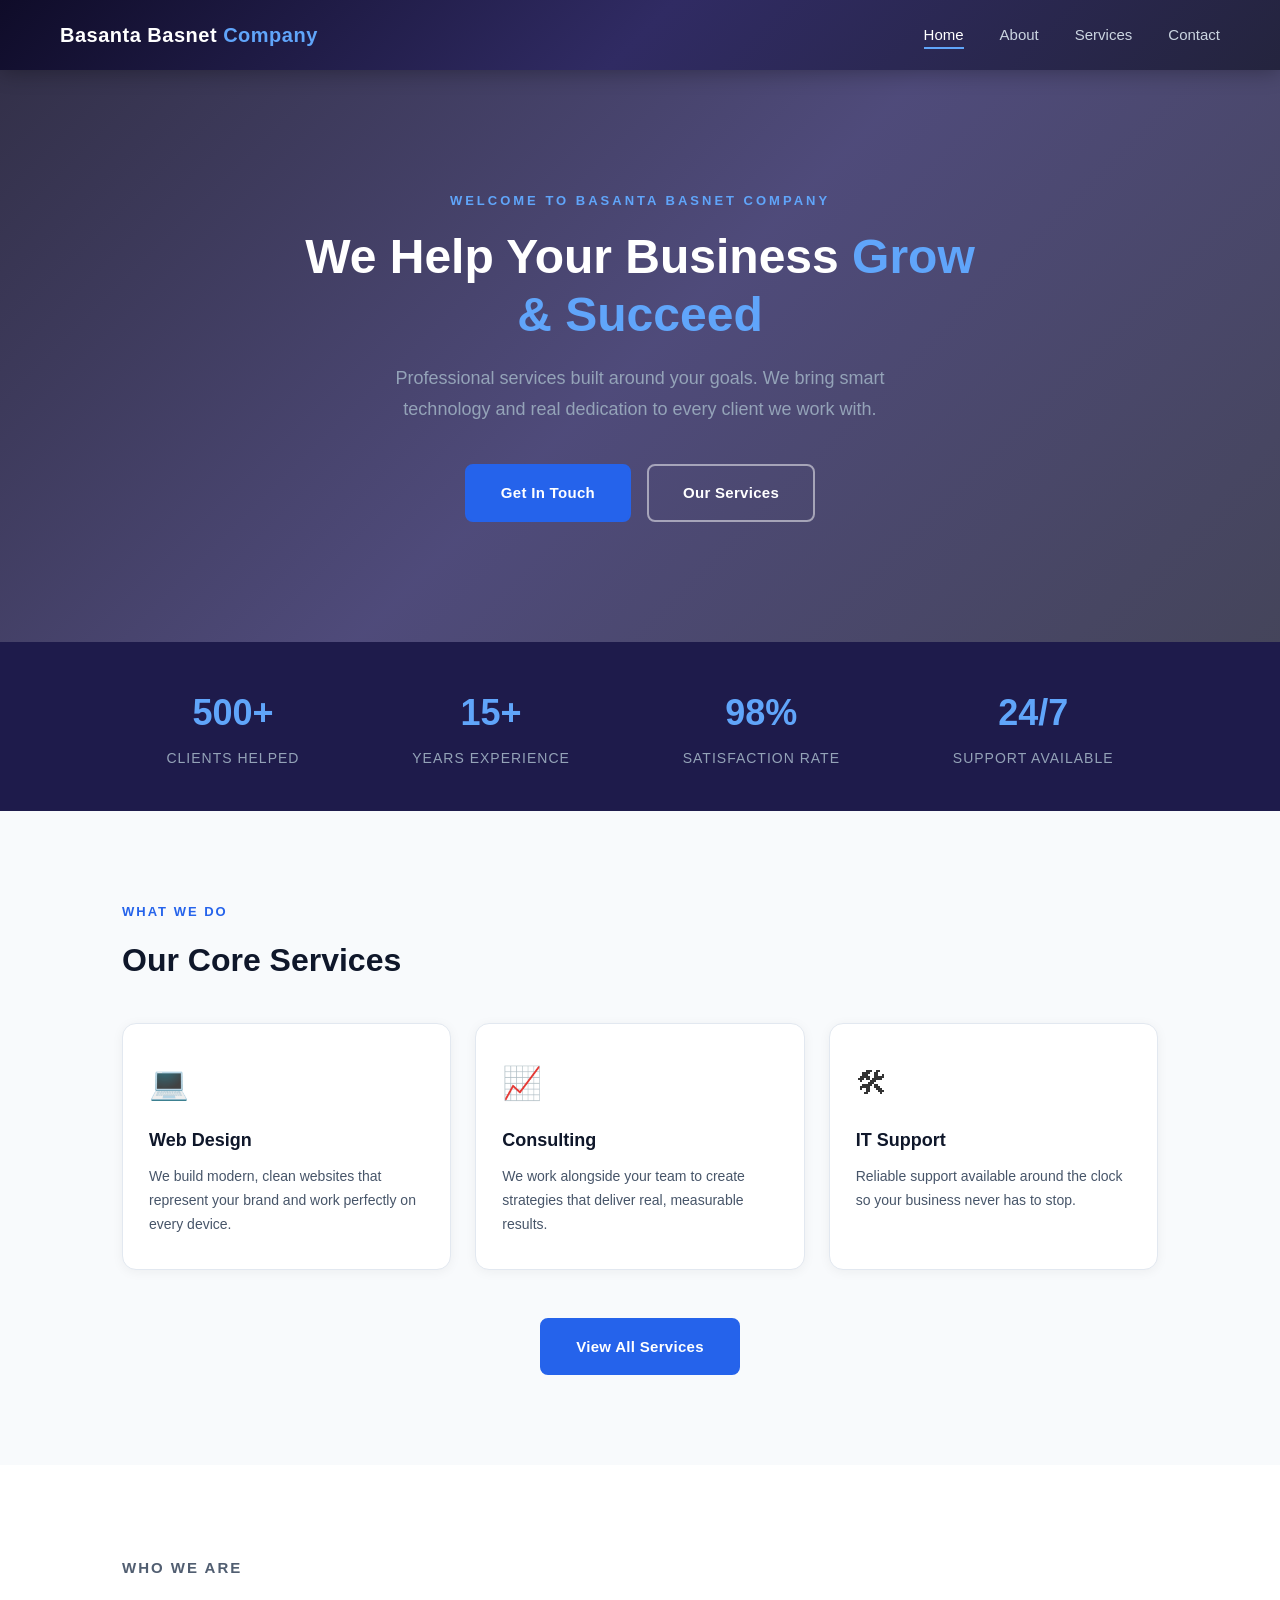
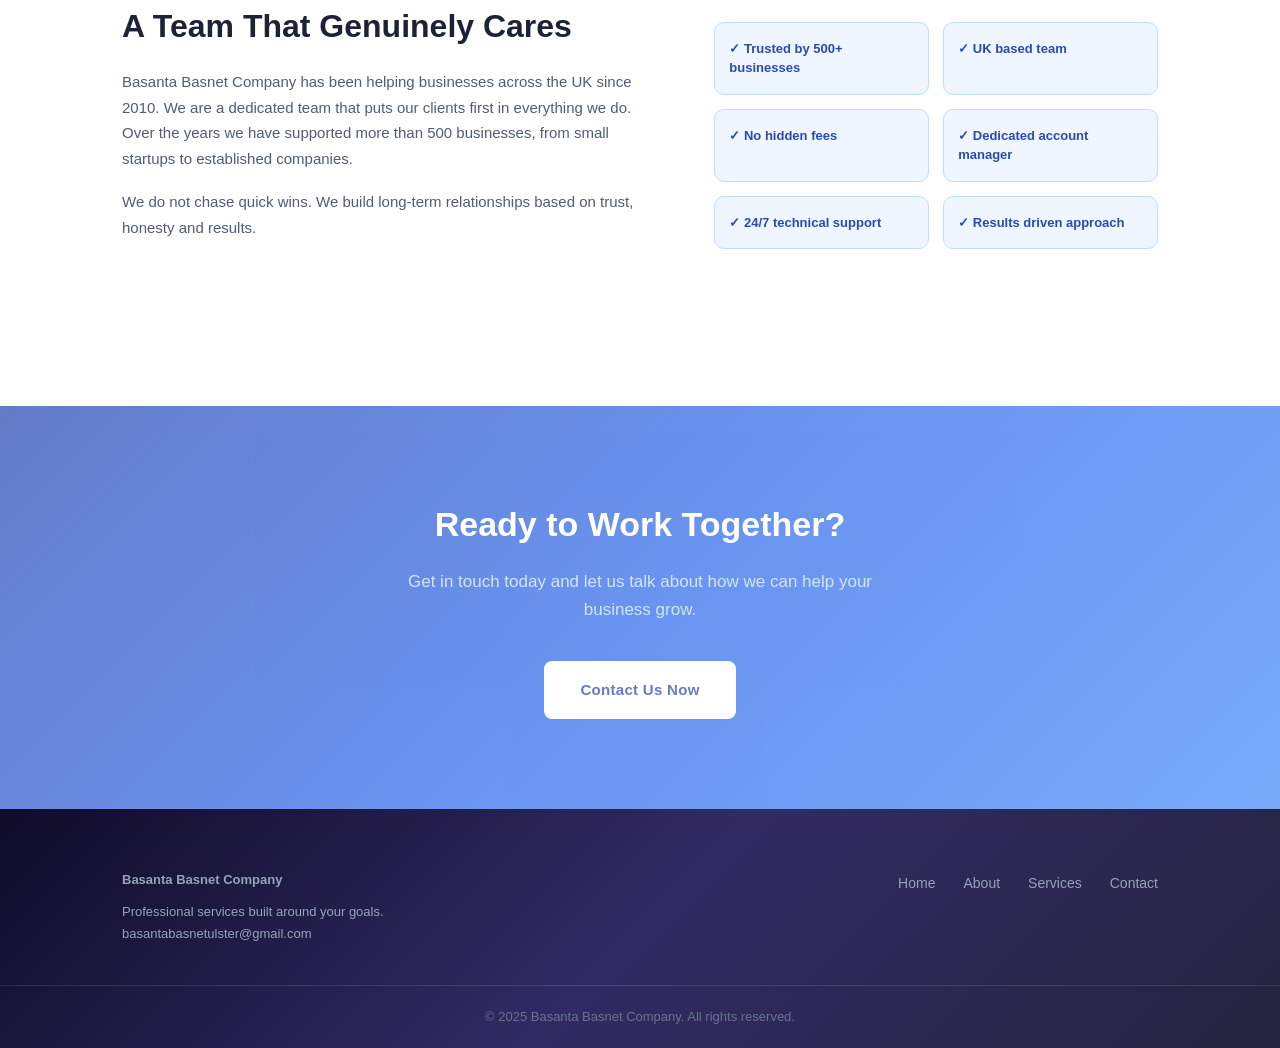
<file: index.html>
<head>
  <meta charset="UTF-8">
  <meta name="viewport" content="width=device-width, initial-scale=1.0">
  <link rel="icon" type="image/png" href="images/favicon-32x32.png">
  <title>Basanta Basnet Company - Home</title>
  <link rel="stylesheet" href="style.css">
</head>

<!DOCTYPE html>
<html lang="en">
<head>
  <meta charset="UTF-8">
  <meta name="viewport" content="width=device-width, initial-scale=1.0">
  <title>Basanta Basnet Company - Home</title>
  <link rel="stylesheet" href="style.css">
</head>
<body>

  <a href="#main-content" class="skip-link">Skip to main content</a>

  <nav aria-label="Main navigation">
    <div class="nav-logo">Basanta Basnet <span>Company</span></div>
    <button class="nav-toggle" aria-label="Toggle navigation menu">&#9776;</button>
    <ul class="nav-links">
      <li><a href="index.html" aria-current="page">Home</a></li>
      <li><a href="about.html">About</a></li>
      <li><a href="services.html">Services</a></li>
      <li><a href="contact.html">Contact</a></li>
    </ul>
  </nav>

  <main id="main-content">

    <section class="hero">
      <div class="hero-content">
        <p class="hero-tag">Welcome to Basanta Basnet Company</p>
        <h1>We Help Your Business <span>Grow &amp; Succeed</span></h1>
        <p class="hero-sub">Professional services built around your goals. We bring smart technology and real dedication to every client we work with.</p>
        <div class="hero-buttons">
          <a href="contact.html" class="btn">Get In Touch</a>
          <a href="services.html" class="btn btn-outline">Our Services</a>
        </div>
      </div>
    </section>

    <section class="stats-bar">
      <div class="section-inner stats-grid">
        <div class="stat">
          <h3>500+</h3>
          <p>Clients Helped</p>
        </div>
        <div class="stat">
          <h3>15+</h3>
          <p>Years Experience</p>
        </div>
        <div class="stat">
          <h3>98%</h3>
          <p>Satisfaction Rate</p>
        </div>
        <div class="stat">
          <h3>24/7</h3>
          <p>Support Available</p>
        </div>
      </div>
    </section>

    <section class="services-preview">
      <div class="section-inner">
        <p class="section-tag">What We Do</p>
        <h2>Our Core Services</h2>
        <div class="cards">
          <div class="card">
            <div class="card-icon">&#128187;</div>
            <h3>Web Design</h3>
            <p>We build modern, clean websites that represent your brand and work perfectly on every device.</p>
          </div>
          <div class="card">
            <div class="card-icon">&#128200;</div>
            <h3>Consulting</h3>
            <p>We work alongside your team to create strategies that deliver real, measurable results.</p>
          </div>
          <div class="card">
            <div class="card-icon">&#128736;</div>
            <h3>IT Support</h3>
            <p>Reliable support available around the clock so your business never has to stop.</p>
          </div>
        </div>
        <div class="center-btn">
          <a href="services.html" class="btn">View All Services</a>
        </div>
      </div>
    </section>

    <section class="about-preview">
      <div class="section-inner about-grid">
        <div class="about-text">
          <p class="section-tag">Who We Are</p>
          <h2>A Team That Genuinely Cares</h2>
          <p>Basanta Basnet Company has been helping businesses across the UK since 2010. We are a dedicated team that puts our clients first in everything we do. Over the years we have supported more than 500 businesses, from small startups to established companies.</p>
          <p>We do not chase quick wins. We build long-term relationships based on trust, honesty and results.</p>
          <a href="about.html" class="btn btn-outline">Learn About Us</a>
        </div>
        <div class="about-highlights">
          <div class="highlight-box">
            <h4>&#10003; Trusted by 500+ businesses</h4>
          </div>
          <div class="highlight-box">
            <h4>&#10003; UK based team</h4>
          </div>
          <div class="highlight-box">
            <h4>&#10003; No hidden fees</h4>
          </div>
          <div class="highlight-box">
            <h4>&#10003; Dedicated account manager</h4>
          </div>
          <div class="highlight-box">
            <h4>&#10003; 24/7 technical support</h4>
          </div>
          <div class="highlight-box">
            <h4>&#10003; Results driven approach</h4>
          </div>
        </div>
      </div>
    </section>

    <section class="cta-section">
      <div class="section-inner">
        <h2>Ready to Work Together?</h2>
        <p>Get in touch today and let us talk about how we can help your business grow.</p>
        <a href="contact.html" class="btn">Contact Us Now</a>
      </div>
    </section>

  </main>

  <footer>
    <div class="footer-inner">
      <div class="footer-brand">
        <p class="footer-logo">Basanta Basnet Company</p>
        <p>Professional services built around your goals.</p>
        <p>basantabasnetulster@gmail.com</p>
      </div>
      <ul class="footer-links">
        <li><a href="index.html">Home</a></li>
        <li><a href="about.html">About</a></li>
        <li><a href="services.html">Services</a></li>
        <li><a href="contact.html">Contact</a></li>
      </ul>
    </div>
    <div class="footer-bottom">
      <p>&copy; 2025 Basanta Basnet Company. All rights reserved.</p>
    </div>
  </footer>

  <script src="https://code.jquery.com/jquery-3.7.1.min.js"></script>
  <script src="script.js"></script>
</body>
</html>
</file>
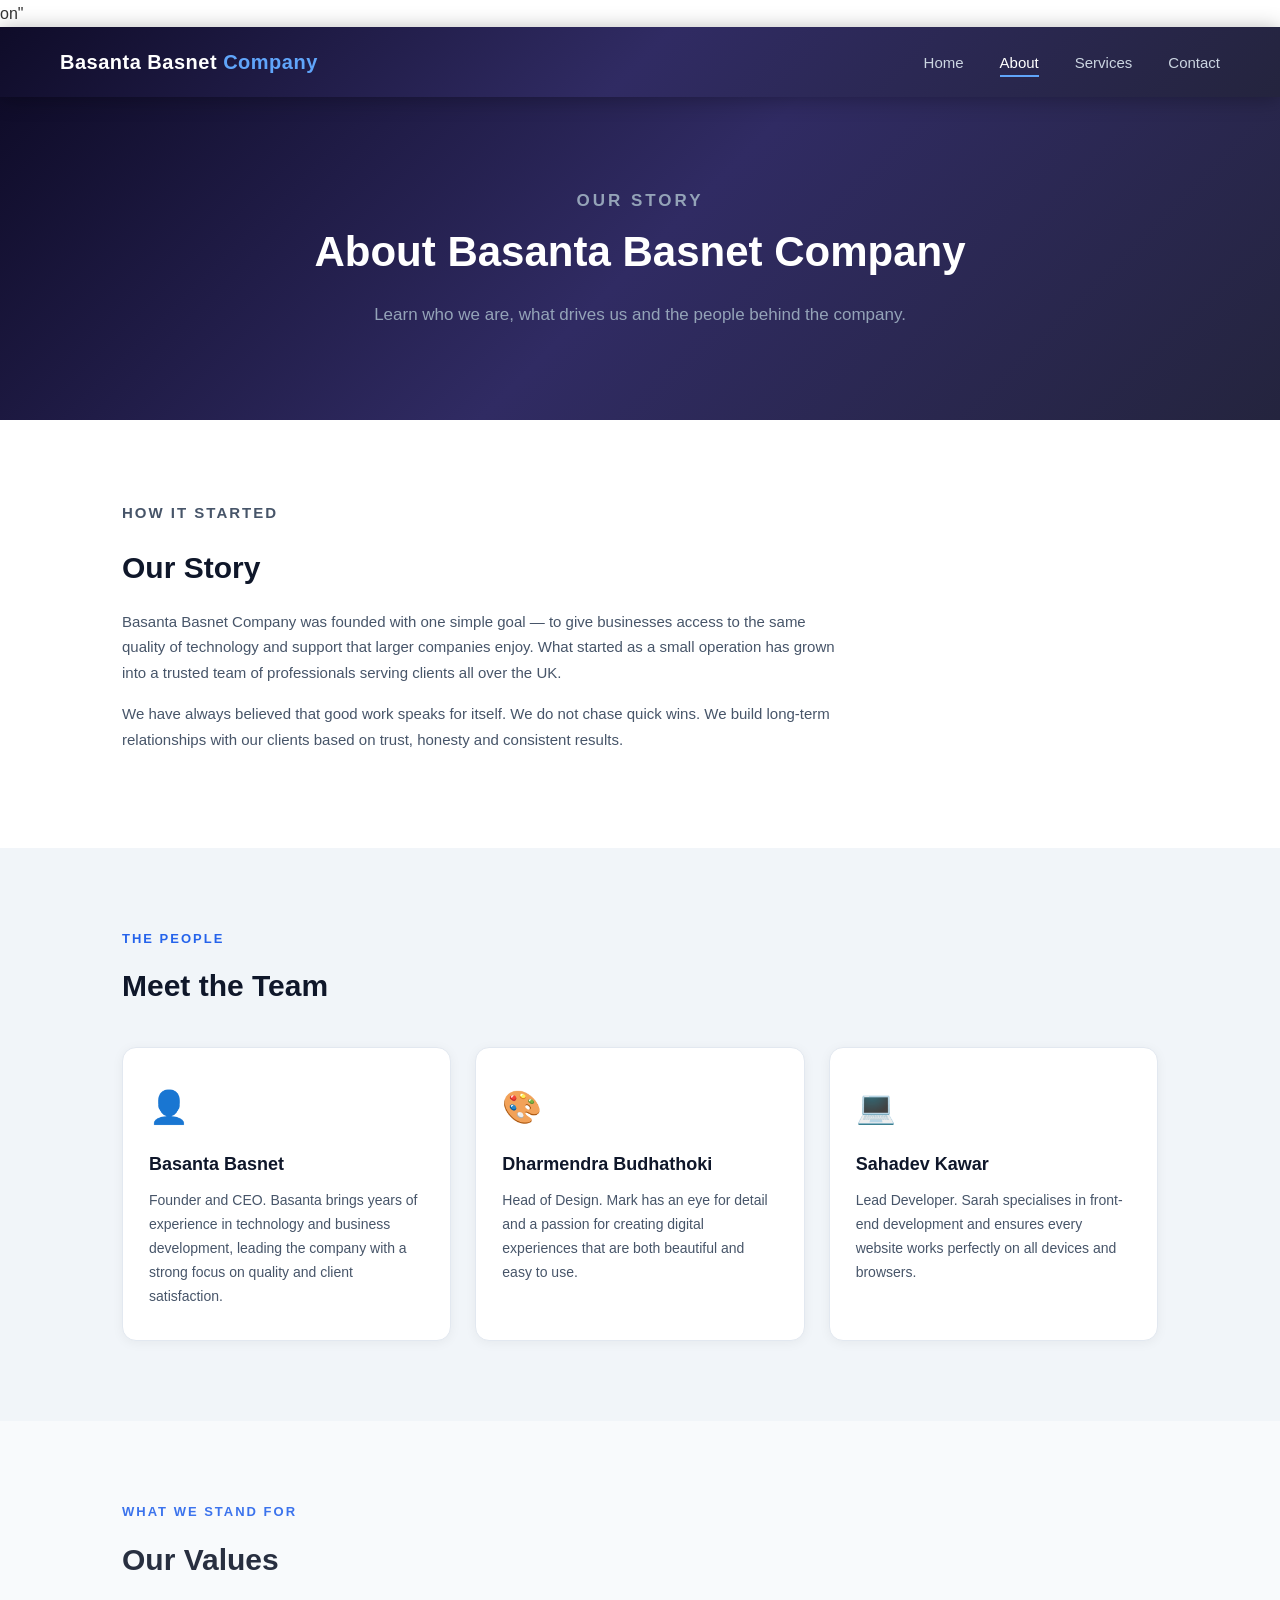
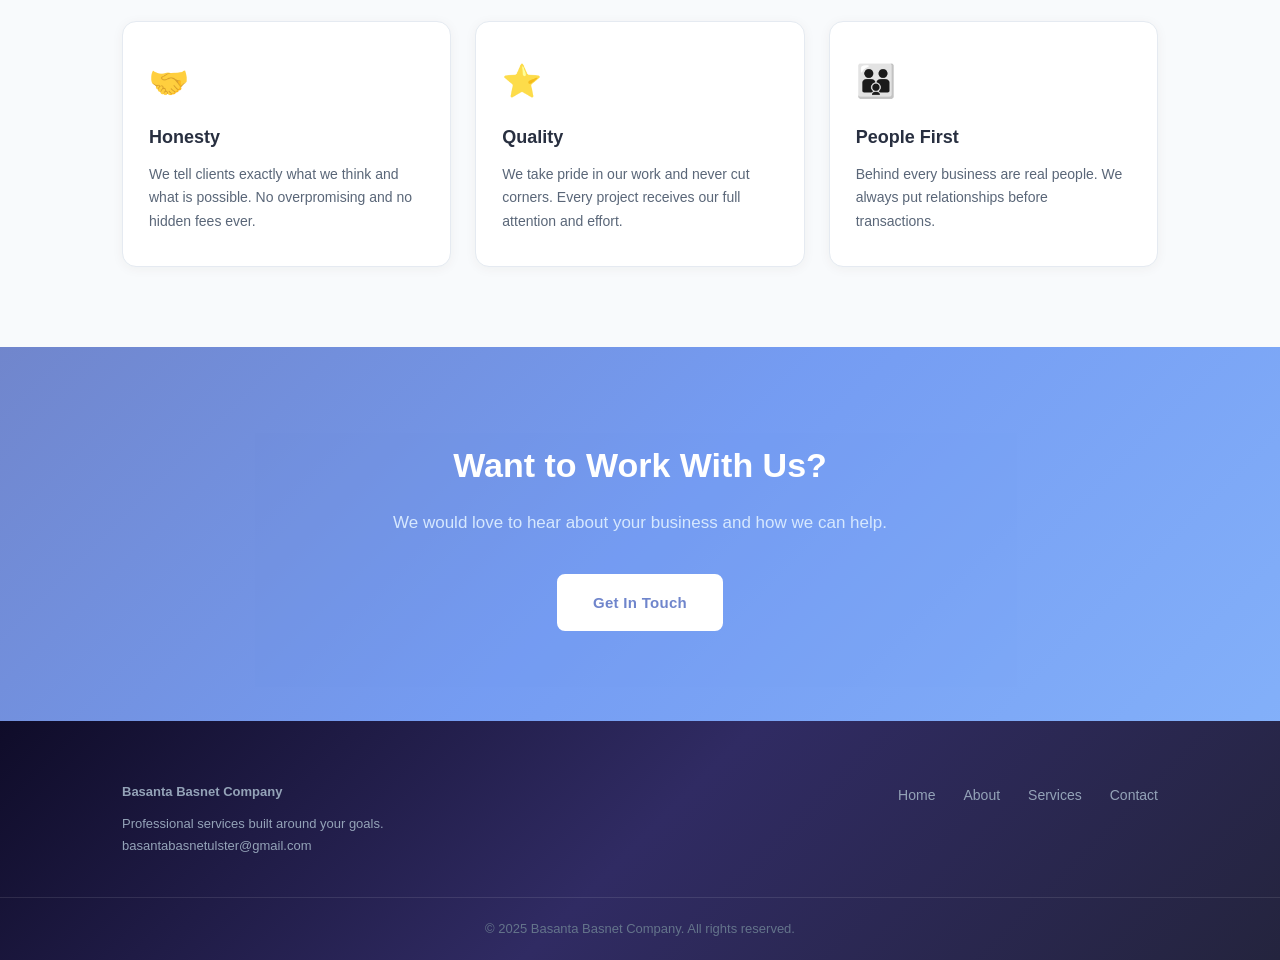
<file: about.html>
<head>
  <meta charset="UTF-8">
  <meta name="viewport" content="width=device-width, initial-scale=1.0">
  on"
  <link rel="icon" type="image/png" href="images/favicon-32x32.png">
  <title>Basanta Basnet Company - Home</title>
  <link rel="stylesheet" href="style.css">
</head>

<!DOCTYPE html>
<html lang="en">
<head>
  <meta charset="UTF-8">
  <meta name="viewport" content="width=device-width, initial-scale=1.0">
  <title>Basanta Basnet Company - About</title>
  <link rel="stylesheet" href="style.css">
</head>


  <nav aria-label="Main navigation">
    <div class="nav-logo">Basanta Basnet <span>Company</span></div>
    <button class="nav-toggle" aria-label="Toggle navigation menu">&#9776;</button>
    <ul class="nav-links">
      <li><a href="index.html">Home</a></li>
      <li><a href="about.html" aria-current="page">About</a></li>
      <li><a href="services.html">Services</a></li>
      <li><a href="contact.html">Contact</a></li>
    </ul>
  </nav>

  <main id="main-content">

    <section class="page-header">
      <div class="section-inner">
        <p class="hero-tag">Our Story</p>
        <h1>About Basanta Basnet Company</h1>
        <p>Learn who we are, what drives us and the people behind the company.</p>
      </div>
    </section>

    <section class="about-section">
      <div class="section-inner">
        <p class="section-tag">How It Started</p>
        <h2>Our Story</h2>
        <p>Basanta Basnet Company was founded with one simple goal — to give businesses access to the same quality of technology and support that larger companies enjoy. What started as a small operation has grown into a trusted team of professionals serving clients all over the UK.</p>
        <p>We have always believed that good work speaks for itself. We do not chase quick wins. We build long-term relationships with our clients based on trust, honesty and consistent results.</p>
      </div>
    </section>

    <section class="team-section">
      <div class="section-inner">
        <p class="section-tag">The People</p>
        <h2>Meet the Team</h2>
        <div class="cards">
          <div class="card">
            <div class="card-icon">&#128100;</div>
            <h3>Basanta Basnet</h3>
            <p>Founder and CEO. Basanta brings years of experience in technology and business development, leading the company with a strong focus on quality and client satisfaction.</p>
          </div>
          <div class="card">
            <div class="card-icon">&#127912;</div>
            <h3>Dharmendra Budhathoki</h3>
            <p>Head of Design. Mark has an eye for detail and a passion for creating digital experiences that are both beautiful and easy to use.</p>
          </div>
          <div class="card">
            <div class="card-icon">&#128187;</div>
            <h3>Sahadev Kawar</h3>
            <p>Lead Developer. Sarah specialises in front-end development and ensures every website works perfectly on all devices and browsers.</p>
          </div>
        </div>
      </div>
    </section>

    <section class="values-section">
      <div class="section-inner">
        <p class="section-tag">What We Stand For</p>
        <h2>Our Values</h2>
        <div class="cards">
          <div class="card">
            <div class="card-icon">&#129309;</div>
            <h3>Honesty</h3>
            <p>We tell clients exactly what we think and what is possible. No overpromising and no hidden fees ever.</p>
          </div>
          <div class="card">
            <div class="card-icon">&#11088;</div>
            <h3>Quality</h3>
            <p>We take pride in our work and never cut corners. Every project receives our full attention and effort.</p>
          </div>
          <div class="card">
            <div class="card-icon">&#128106;</div>
            <h3>People First</h3>
            <p>Behind every business are real people. We always put relationships before transactions.</p>
          </div>
        </div>
      </div>
    </section>

    <section class="cta-section">
      <div class="section-inner">
        <h2>Want to Work With Us?</h2>
        <p>We would love to hear about your business and how we can help.</p>
        <a href="contact.html" class="btn">Get In Touch</a>
      </div>
    </section>

  </main>

  <footer>
    <div class="footer-inner">
      <div class="footer-brand">
        <p class="footer-logo">Basanta Basnet Company</p>
        <p>Professional services built around your goals.</p>
        <p>basantabasnetulster@gmail.com</p>
      </div>
      <ul class="footer-links">
        <li><a href="index.html">Home</a></li>
        <li><a href="about.html">About</a></li>
        <li><a href="services.html">Services</a></li>
        <li><a href="contact.html">Contact</a></li>
      </ul>
    </div>
    <div class="footer-bottom">
      <p>&copy; 2025 Basanta Basnet Company. All rights reserved.</p>
    </div>
  </footer>

<script src="https://code.jquery.com/jquery-3.7.1.min.js"></script>
  <script src="script.js"></script>
</body>
</html>
</file>
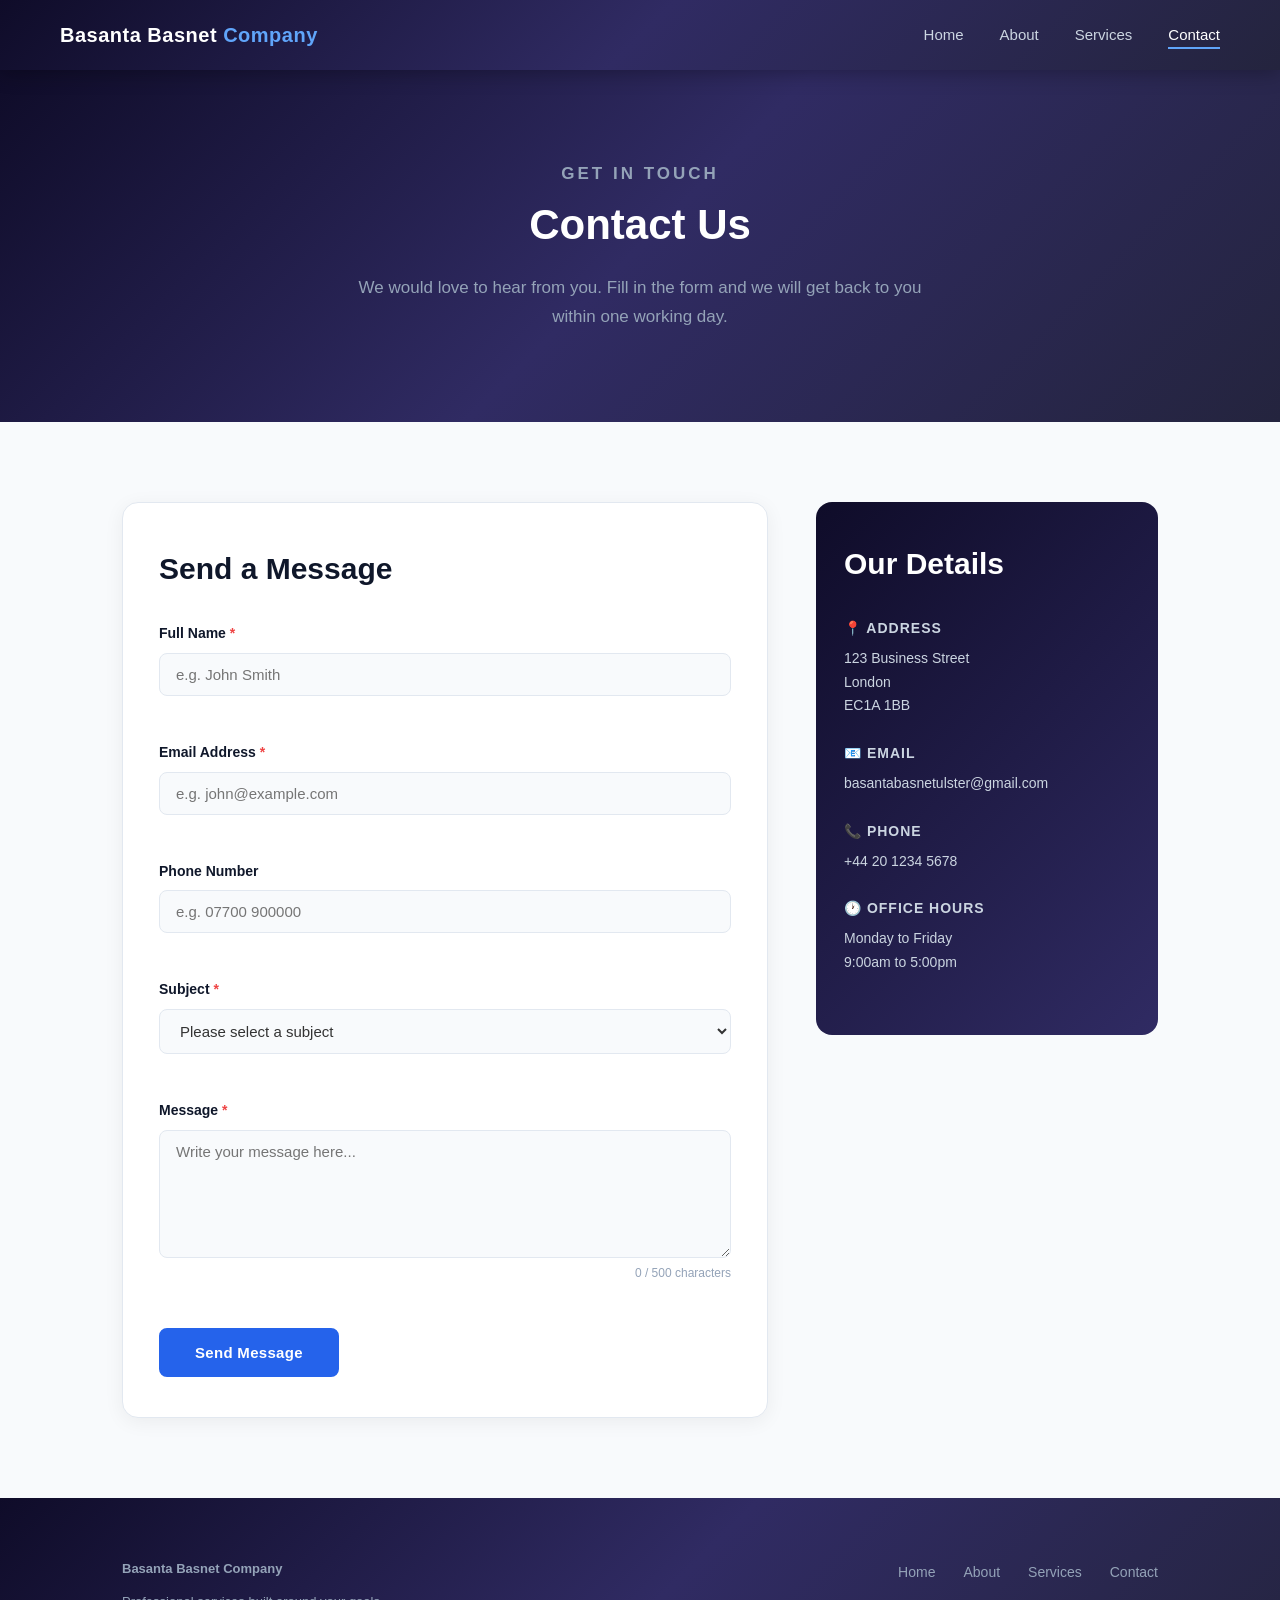
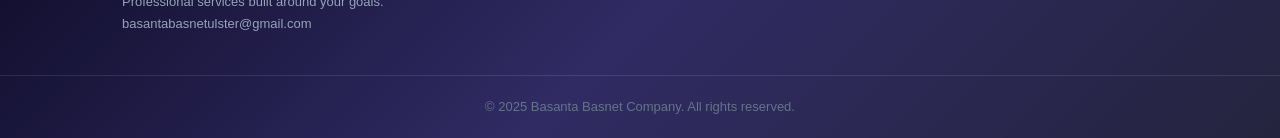
<file: contact.html>
<head>
  <meta charset="UTF-8">
  <meta name="viewport" content="width=device-width, initial-scale=1.0">
  <link rel="icon" type="image/png" href="images/favicon-32x32.png">
  <title>Basanta Basnet Company - Home</title>
  <link rel="stylesheet" href="style.css">
</head>

<!DOCTYPE html>
<html lang="en">
<head>
  <meta charset="UTF-8">
  <meta name="viewport" content="width=device-width, initial-scale=1.0">
  <title>Basanta Basnet Company - Contact</title>
  <link rel="stylesheet" href="style.css">
</head>
<body>

  <a href="#main-content" class="skip-link">Skip to main content</a>

  <nav aria-label="Main navigation">
    <div class="nav-logo">Basanta Basnet <span>Company</span></div>
    <button class="nav-toggle" aria-label="Toggle navigation menu">&#9776;</button>
    <ul class="nav-links">
      <li><a href="index.html">Home</a></li>
      <li><a href="about.html">About</a></li>
      <li><a href="services.html">Services</a></li>
      <li><a href="contact.html" aria-current="page">Contact</a></li>
    </ul>
  </nav>

  <main id="main-content">

    <section class="page-header">
      <div class="section-inner">
        <p class="hero-tag">Get In Touch</p>
        <h1>Contact Us</h1>
        <p>We would love to hear from you. Fill in the form and we will get back to you within one working day.</p>
      </div>
    </section>

    <section class="contact-section">
      <div class="section-inner contact-grid">

        <div class="contact-form-wrapper">
          <h2>Send a Message</h2>

          <form id="contact-form" novalidate>

            <div class="form-group">
              <label for="name">Full Name <span aria-hidden="true">*</span></label>
              <input
                type="text"
                id="name"
                name="name"
                placeholder="e.g. John Smith"
                required
                aria-required="true"
                aria-describedby="name-error"
              >
              <span class="error-msg" id="name-error" role="alert"></span>
            </div>

            <div class="form-group">
              <label for="email">Email Address <span aria-hidden="true">*</span></label>
              <input
                type="email"
                id="email"
                name="email"
                placeholder="e.g. john@example.com"
                required
                aria-required="true"
                aria-describedby="email-error"
              >
              <span class="error-msg" id="email-error" role="alert"></span>
            </div>

            <div class="form-group">
              <label for="phone">Phone Number</label>
              <input
                type="tel"
                id="phone"
                name="phone"
                placeholder="e.g. 07700 900000"
                aria-describedby="phone-error"
              >
              <span class="error-msg" id="phone-error" role="alert"></span>
            </div>

            <div class="form-group">
              <label for="subject">Subject <span aria-hidden="true">*</span></label>
              <select
                id="subject"
                name="subject"
                required
                aria-required="true"
                aria-describedby="subject-error"
              >
                <option value="">Please select a subject</option>
                <option value="web-design">Web Design</option>
                <option value="web-development">Web Development</option>
                <option value="consulting">Business Consulting</option>
                <option value="support">IT Support</option>
                <option value="training">Staff Training</option>
                <option value="other">Other</option>
              </select>
              <span class="error-msg" id="subject-error" role="alert"></span>
            </div>

            <div class="form-group">
              <label for="message">Message <span aria-hidden="true">*</span></label>
              <textarea
                id="message"
                name="message"
                placeholder="Write your message here..."
                rows="6"
                required
                aria-required="true"
                aria-describedby="message-error"
                maxlength="500"
              ></textarea>
              <span class="char-count" id="char-count">0 / 500 characters</span>
              <span class="error-msg" id="message-error" role="alert"></span>
            </div>

            <button type="submit" class="btn">Send Message</button>

          </form>

          <div id="form-success" class="success-msg" style="display:none;" role="alert">
            <p>Thank you for your message! We will be in touch within one working day.</p>
          </div>

        </div>

        <div class="contact-info">
          <h2>Our Details</h2>

          <div class="info-block">
            <p class="info-label">&#128205; Address</p>
            <p>123 Business Street<br>London<br>EC1A 1BB</p>
          </div>

          <div class="info-block">
            <p class="info-label">&#128231; Email</p>
            <p>basantabasnetulster@gmail.com</p>
          </div>

          <div class="info-block">
            <p class="info-label">&#128222; Phone</p>
            <p>+44 20 1234 5678</p>
          </div>

          <div class="info-block">
            <p class="info-label">&#128336; Office Hours</p>
            <p>Monday to Friday<br>9:00am to 5:00pm</p>
          </div>
        </div>

      </div>
    </section>

  </main>

  <footer>
    <div class="footer-inner">
      <div class="footer-brand">
        <p class="footer-logo">Basanta Basnet Company</p>
        <p>Professional services built around your goals.</p>
        <p>basantabasnetulster@gmail.com</p>
      </div>
      <ul class="footer-links">
        <li><a href="index.html">Home</a></li>
        <li><a href="about.html">About</a></li>
        <li><a href="services.html">Services</a></li>
        <li><a href="contact.html">Contact</a></li>
      </ul>
    </div>
    <div class="footer-bottom">
      <p>&copy; 2025 Basanta Basnet Company. All rights reserved.</p>
    </div>
  </footer>

  <script src="https://code.jquery.com/jquery-3.7.1.min.js"></script>
  <script src="script.js"></script>
</body>
</html>
</file>
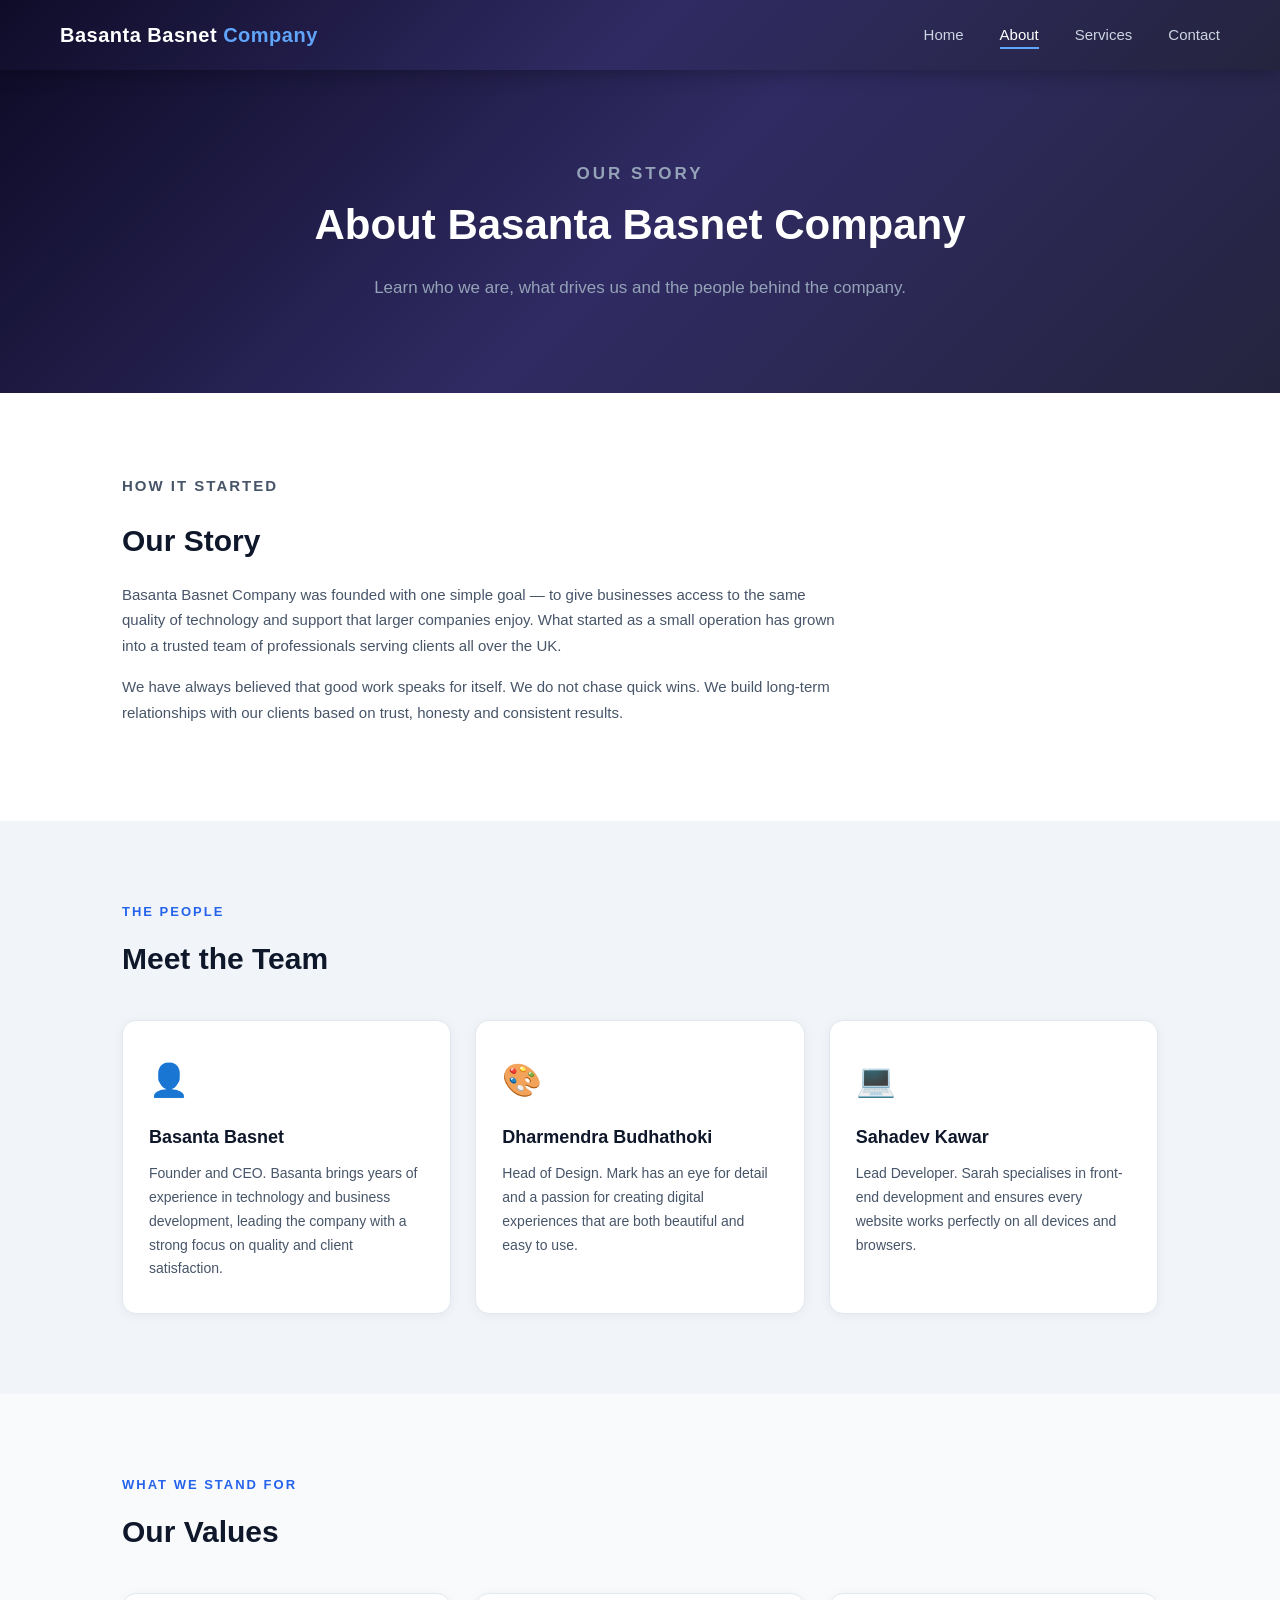
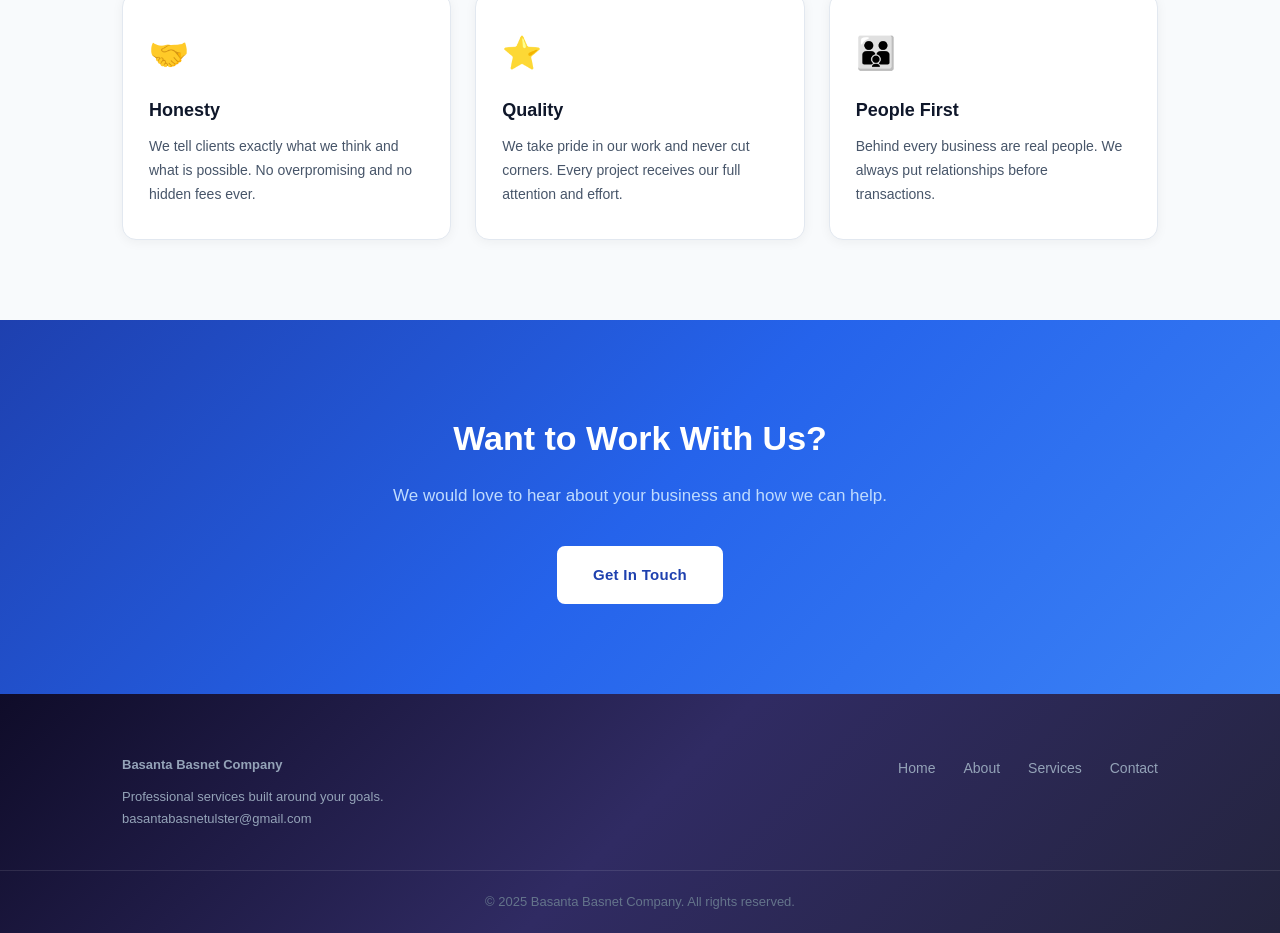
<file: my.html>
<!DOCTYPE html>
<html lang="en">
<head>
  <meta charset="UTF-8">
  <meta name="viewport" content="width=device-width, initial-scale=1.0">
  <title>Basanta Basnet Company - About</title>
  <link rel="stylesheet" href="style.css">
</head>
<body>

  <a href="#main-content" class="skip-link">Skip to main content</a>

  <nav aria-label="Main navigation">
    <div class="nav-logo">Basanta Basnet <span>Company</span></div>
    <button class="nav-toggle" aria-label="Toggle navigation menu">&#9776;</button>
    <ul class="nav-links">
      <li><a href="index.html">Home</a></li>
      <li><a href="about.html" aria-current="page">About</a></li>
      <li><a href="services.html">Services</a></li>
      <li><a href="contact.html">Contact</a></li>
    </ul>
  </nav>

  <main id="main-content">

    <section class="page-header">
      <div class="section-inner">
        <p class="hero-tag">Our Story</p>
        <h1>About Basanta Basnet Company</h1>
        <p>Learn who we are, what drives us and the people behind the company.</p>
      </div>
    </section>

    <section class="about-section">
      <div class="section-inner">
        <p class="section-tag">How It Started</p>
        <h2>Our Story</h2>
        <p>Basanta Basnet Company was founded with one simple goal — to give businesses access to the same quality of technology and support that larger companies enjoy. What started as a small operation has grown into a trusted team of professionals serving clients all over the UK.</p>
        <p>We have always believed that good work speaks for itself. We do not chase quick wins. We build long-term relationships with our clients based on trust, honesty and consistent results.</p>
      </div>
    </section>

    <section class="team-section">
      <div class="section-inner">
        <p class="section-tag">The People</p>
        <h2>Meet the Team</h2>
        <div class="cards">
          <div class="card">
            <div class="card-icon">&#128100;</div>
            <h3>Basanta Basnet</h3>
            <p>Founder and CEO. Basanta brings years of experience in technology and business development, leading the company with a strong focus on quality and client satisfaction.</p>
          </div>
          <div class="card">
            <div class="card-icon">&#127912;</div>
            <h3>Dharmendra Budhathoki</h3>
            <p>Head of Design. Mark has an eye for detail and a passion for creating digital experiences that are both beautiful and easy to use.</p>
          </div>
          <div class="card">
            <div class="card-icon">&#128187;</div>
            <h3>Sahadev Kawar</h3>
            <p>Lead Developer. Sarah specialises in front-end development and ensures every website works perfectly on all devices and browsers.</p>
          </div>
        </div>
      </div>
    </section>

    <section class="values-section">
      <div class="section-inner">
        <p class="section-tag">What We Stand For</p>
        <h2>Our Values</h2>
        <div class="cards">
          <div class="card">
            <div class="card-icon">&#129309;</div>
            <h3>Honesty</h3>
            <p>We tell clients exactly what we think and what is possible. No overpromising and no hidden fees ever.</p>
          </div>
          <div class="card">
            <div class="card-icon">&#11088;</div>
            <h3>Quality</h3>
            <p>We take pride in our work and never cut corners. Every project receives our full attention and effort.</p>
          </div>
          <div class="card">
            <div class="card-icon">&#128106;</div>
            <h3>People First</h3>
            <p>Behind every business are real people. We always put relationships before transactions.</p>
          </div>
        </div>
      </div>
    </section>

    <section class="cta-section">
      <div class="section-inner">
        <h2>Want to Work With Us?</h2>
        <p>We would love to hear about your business and how we can help.</p>
        <a href="contact.html" class="btn">Get In Touch</a>
      </div>
    </section>

  </main>

  <footer>
    <div class="footer-inner">
      <div class="footer-brand">
        <p class="footer-logo">Basanta Basnet Company</p>
        <p>Professional services built around your goals.</p>
        <p>basantabasnetulster@gmail.com</p>
      </div>
      <ul class="footer-links">
        <li><a href="index.html">Home</a></li>
        <li><a href="about.html">About</a></li>
        <li><a href="services.html">Services</a></li>
        <li><a href="contact.html">Contact</a></li>
      </ul>
    </div>
    <div class="footer-bottom">
      <p>&copy; 2025 Basanta Basnet Company. All rights reserved.</p>
    </div>
  </footer>

  <script src="script.js"></script>
</body>
</html>
</file>
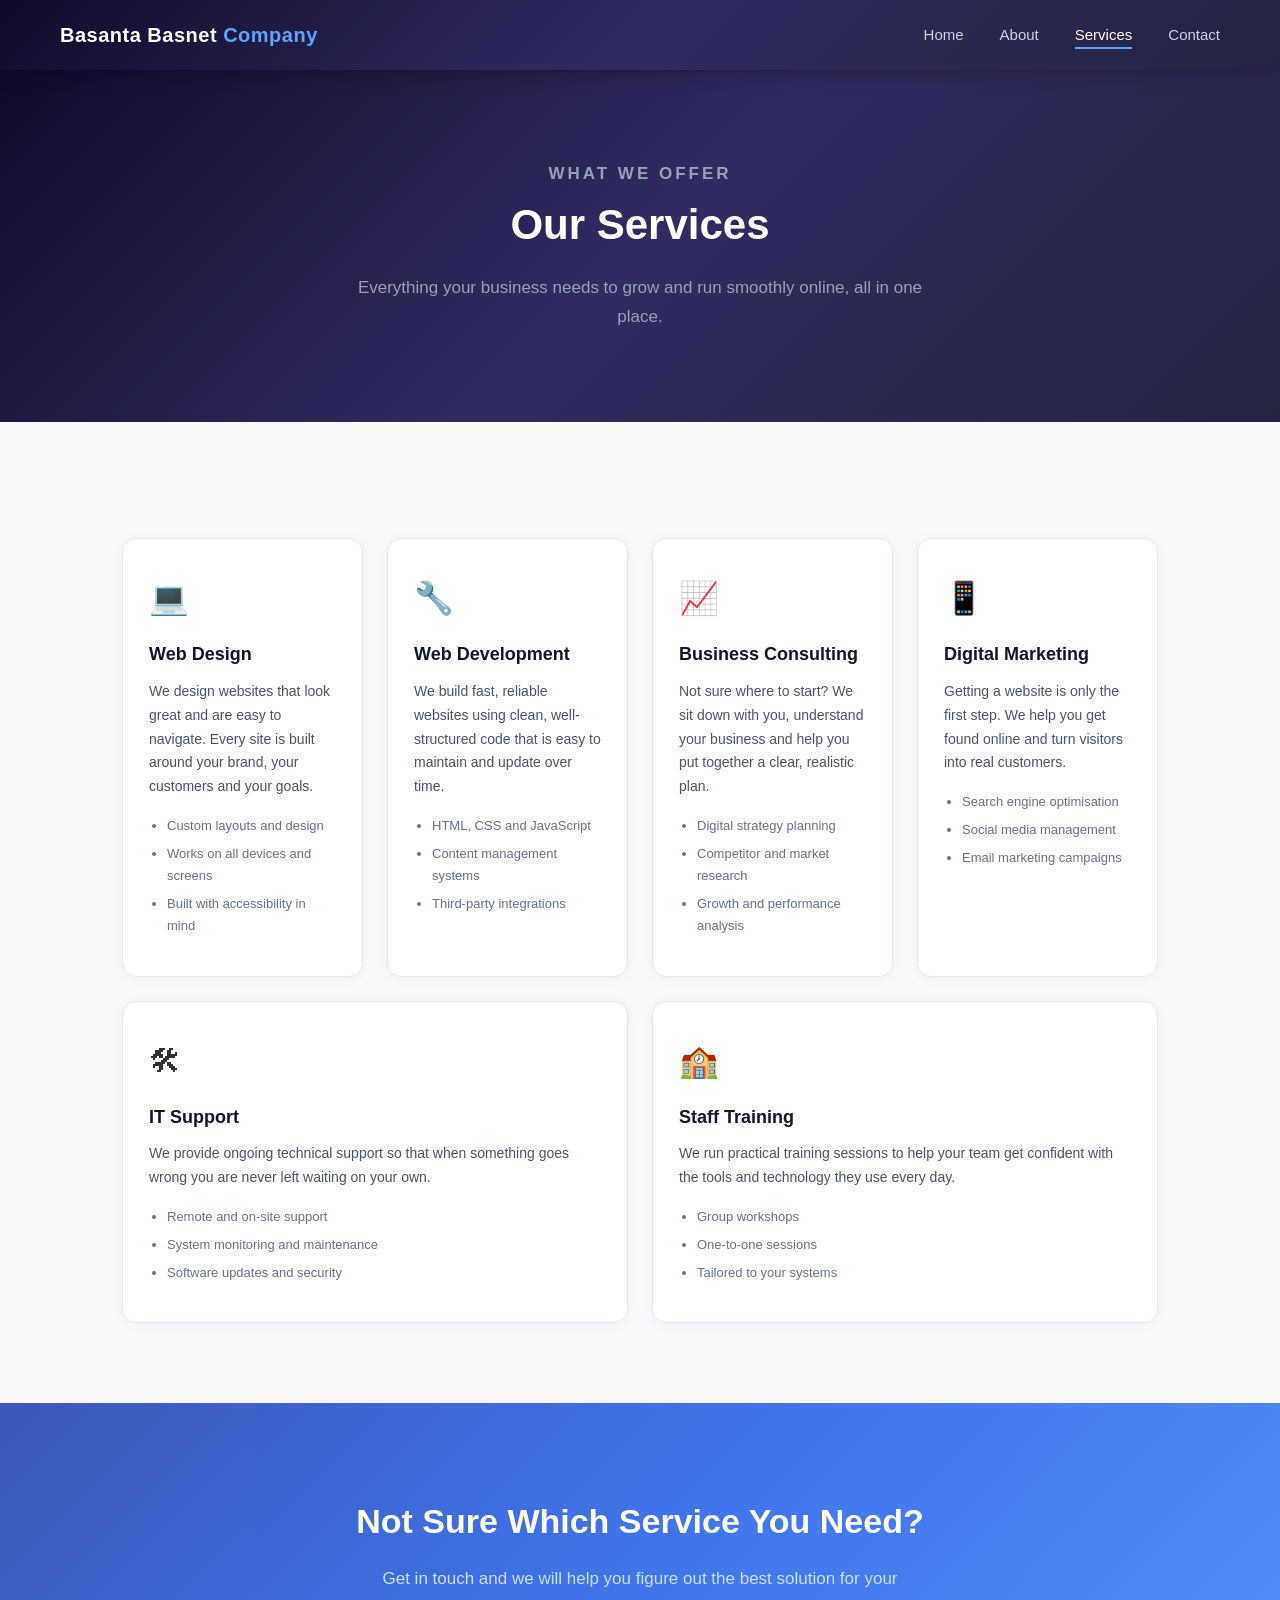
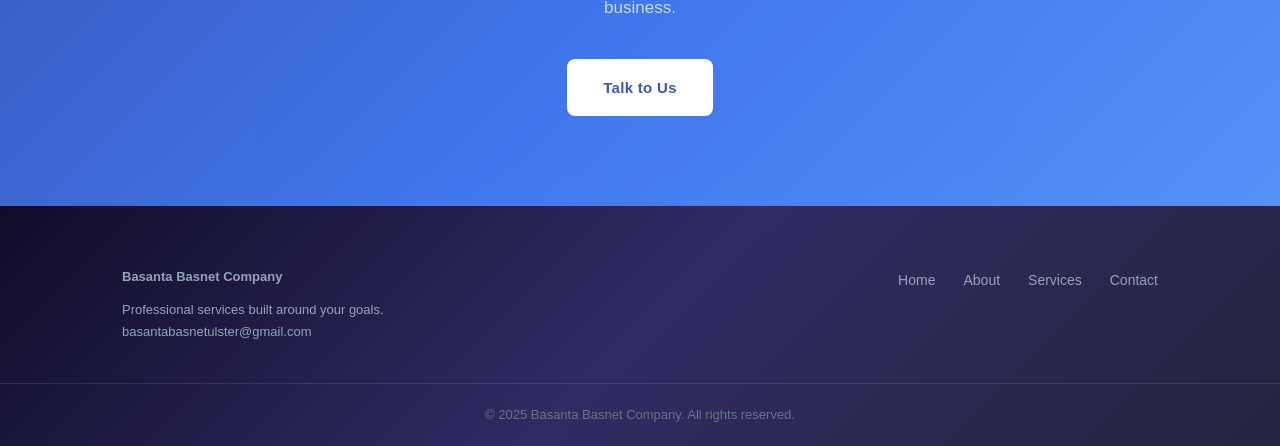
<file: services.html>
<head>
  <meta charset="UTF-8">
  <meta name="viewport" content="width=device-width, initial-scale=1.0">
  <link rel="icon" type="image/png" href="images/favicon-32x32.png">
  <title>Basanta Basnet Company - Home</title>
  <link rel="stylesheet" href="style.css">
</head>

<!DOCTYPE html>
<html lang="en">
<head>
  <meta charset="UTF-8">
  <meta name="viewport" content="width=device-width, initial-scale=1.0">
  <title>Basanta Basnet Company - Services</title>
  <link rel="stylesheet" href="style.css">
</head>
<body>

  <a href="#main-content" class="skip-link">Skip to main content</a>

  <nav aria-label="Main navigation">
    <div class="nav-logo">Basanta Basnet <span>Company</span></div>
    <button class="nav-toggle" aria-label="Toggle navigation menu">&#9776;</button>
    <ul class="nav-links">
      <li><a href="index.html">Home</a></li>
      <li><a href="about.html">About</a></li>
      <li><a href="services.html" aria-current="page">Services</a></li>
      <li><a href="contact.html">Contact</a></li>
    </ul>
  </nav>

  <main id="main-content">

    <section class="page-header">
      <div class="section-inner">
        <p class="hero-tag">What We Offer</p>
        <h1>Our Services</h1>
        <p>Everything your business needs to grow and run smoothly online, all in one place.</p>
      </div>
    </section>

    <section class="services-full">
      <div class="section-inner">
        <div class="cards">

          <div class="card">
            <div class="card-icon">&#128187;</div>
            <h3>Web Design</h3>
            <p>We design websites that look great and are easy to navigate. Every site is built around your brand, your customers and your goals.</p>
            <ul>
              <li>Custom layouts and design</li>
              <li>Works on all devices and screens</li>
              <li>Built with accessibility in mind</li>
            </ul>
          </div>

          <div class="card">
            <div class="card-icon">&#128295;</div>
            <h3>Web Development</h3>
            <p>We build fast, reliable websites using clean, well-structured code that is easy to maintain and update over time.</p>
            <ul>
              <li>HTML, CSS and JavaScript</li>
              <li>Content management systems</li>
              <li>Third-party integrations</li>
            </ul>
          </div>

          <div class="card">
            <div class="card-icon">&#128200;</div>
            <h3>Business Consulting</h3>
            <p>Not sure where to start? We sit down with you, understand your business and help you put together a clear, realistic plan.</p>
            <ul>
              <li>Digital strategy planning</li>
              <li>Competitor and market research</li>
              <li>Growth and performance analysis</li>
            </ul>
          </div>

          <div class="card">
            <div class="card-icon">&#128241;</div>
            <h3>Digital Marketing</h3>
            <p>Getting a website is only the first step. We help you get found online and turn visitors into real customers.</p>
            <ul>
              <li>Search engine optimisation</li>
              <li>Social media management</li>
              <li>Email marketing campaigns</li>
            </ul>
          </div>

          <div class="card">
            <div class="card-icon">&#128736;</div>
            <h3>IT Support</h3>
            <p>We provide ongoing technical support so that when something goes wrong you are never left waiting on your own.</p>
            <ul>
              <li>Remote and on-site support</li>
              <li>System monitoring and maintenance</li>
              <li>Software updates and security</li>
            </ul>
          </div>

          <div class="card">
            <div class="card-icon">&#127979;</div>
            <h3>Staff Training</h3>
            <p>We run practical training sessions to help your team get confident with the tools and technology they use every day.</p>
            <ul>
              <li>Group workshops</li>
              <li>One-to-one sessions</li>
              <li>Tailored to your systems</li>
            </ul>
          </div>

        </div>
      </div>
    </section>

    <section class="cta-section">
      <div class="section-inner">
        <h2>Not Sure Which Service You Need?</h2>
        <p>Get in touch and we will help you figure out the best solution for your business.</p>
        <a href="contact.html" class="btn">Talk to Us</a>
      </div>
    </section>

  </main>

  <footer>
    <div class="footer-inner">
      <div class="footer-brand">
        <p class="footer-logo">Basanta Basnet Company</p>
        <p>Professional services built around your goals.</p>
        <p>basantabasnetulster@gmail.com</p>
      </div>
      <ul class="footer-links">
        <li><a href="index.html">Home</a></li>
        <li><a href="about.html">About</a></li>
        <li><a href="services.html">Services</a></li>
        <li><a href="contact.html">Contact</a></li>
      </ul>
    </div>
    <div class="footer-bottom">
      <p>&copy; 2025 Basanta Basnet Company. All rights reserved.</p>
    </div>
  </footer>

  <script src="https://code.jquery.com/jquery-3.7.1.min.js"></script>
  <script src="script.js"></script>
</body>
</html>
</file>
<file: style.css>
* {
  margin: 0;
  padding: 0;
  box-sizing: border-box;
}

body {
  font-family: 'Segoe UI', Arial, sans-serif;
  font-size: 16px;
  color: #333333;
  background-color: #ffffff;
  line-height: 1.7;
}

/* Skip link */
.skip-link {
  position: absolute;
  top: -100px;
  left: 0;
  background: #2563eb;
  color: #ffffff;
  padding: 10px 20px;
  z-index: 9999;
  text-decoration: none;
  border-radius: 0 0 8px 0;
}
.skip-link:focus {
  top: 0;
}

/* Navigation */
nav {
  background: linear-gradient(135deg, #0f0c29, #302b63, #24243e);
  padding: 18px 60px;
  display: flex;
  align-items: center;
  justify-content: space-between;
  position: sticky;
  top: 0;
  z-index: 1000;
  box-shadow: 0 2px 20px rgba(0,0,0,0.3);
}
.nav-logo {
  color: #ffffff;
  font-size: 20px;
  font-weight: 700;
  letter-spacing: 0.5px;
}
.nav-logo span {
  color: #60a5fa;
}
.nav-links {
  list-style: none;
  display: flex;
  gap: 36px;
}
.nav-links a {
  color: #cbd5e1;
  text-decoration: none;
  font-size: 15px;
  font-weight: 500;
  padding-bottom: 4px;
  border-bottom: 2px solid transparent;
  transition: color 0.2s, border-color 0.2s;
}
.nav-links a:hover,
.nav-links a[aria-current="page"] {
  color: #ffffff;
  border-bottom-color: #60a5fa;
}
.nav-toggle {
  display: none;
  background: none;
  border: none;
  color: #ffffff;
  font-size: 26px;
  cursor: pointer;
}

/* Section layout */
.section-inner {
  max-width: 1100px;
  margin: 0 auto;
  padding: 0 32px;
}

/* Section tags */
.section-tag {
  font-size: 13px;
  font-weight: 700;
  text-transform: uppercase;
  letter-spacing: 2px;
  color: #2563eb;
  margin-bottom: 10px;
}

/* Hero */
 .hero {
  background: linear-gradient(135deg, rgba(15,12,41,0.85), rgba(48,43,99,0.85), rgba(36,36,62,0.85)),
              url('images/background.jpg') center center / cover no-repeat;
  color: #ffffff;
  padding: 120px 60px;
  text-align: center;
  position: relative;
  overflow: hidden;
}
.hero-tag {
  font-size: 13px;
  font-weight: 700;
  text-transform: uppercase;
  letter-spacing: 3px;
  color: #60a5fa;
  margin-bottom: 16px;
}
.hero h1 {
  font-size: 48px;
  font-weight: 800;
  line-height: 1.2;
  margin-bottom: 20px;
  max-width: 700px;
  margin-left: auto;
  margin-right: auto;
}
.hero h1 span {
  color: #60a5fa;
}
.hero-sub {
  font-size: 18px;
  color: #94a3b8;
  margin-bottom: 40px;
  max-width: 580px;
  margin-left: auto;
  margin-right: auto;
}
.hero-buttons {
  display: flex;
  gap: 16px;
  justify-content: center;
  flex-wrap: wrap;
}

/* Stats bar */
.stats-bar {
  background-color: #1e1b4b;
  padding: 40px 60px;
}
.stats-grid {
  display: flex;
  justify-content: space-around;
  flex-wrap: wrap;
  gap: 24px;
}
.stat {
  text-align: center;
  color: #ffffff;
}
.stat h3 {
  font-size: 36px;
  font-weight: 800;
  color: #60a5fa;
  margin-bottom: 4px;
}
.stat p {
  font-size: 14px;
  color: #94a3b8;
  text-transform: uppercase;
  letter-spacing: 1px;
}

/* Page header */
.page-header {
  background: linear-gradient(135deg, #0f0c29, #302b63, #24243e);
  color: #ffffff;
  padding: 90px 60px;
  text-align: center;
}
.page-header h1 {
  font-size: 42px;
  font-weight: 800;
  margin-bottom: 14px;
}
.page-header p {
  font-size: 17px;
  color: #94a3b8;
  max-width: 580px;
  margin: 0 auto;
}

/* Buttons */
.btn {
  display: inline-block;
  background-color: #2563eb;
  color: #ffffff;
  padding: 14px 34px;
  border-radius: 8px;
  text-decoration: none;
  font-size: 15px;
  font-weight: 700;
  border: 2px solid #2563eb;
  cursor: pointer;
  transition: all 0.25s;
  letter-spacing: 0.3px;
}
.btn:hover {
  background-color: #1d4ed8;
  border-color: #1d4ed8;
  transform: translateY(-2px);
  box-shadow: 0 6px 20px rgba(37,99,235,0.35);
}
.btn-outline {
  background-color: transparent;
  color: #ffffff;
  border: 2px solid rgba(255,255,255,0.5);
}
.btn-outline:hover {
  background-color: rgba(255,255,255,0.1);
  border-color: #ffffff;
  box-shadow: none;
}
.center-btn {
  text-align: center;
  margin-top: 48px;
}

/* Services preview */
.services-preview {
  padding: 90px 60px;
  background-color: #f8fafc;
}
.services-preview h2 {
  font-size: 32px;
  color: #0f172a;
  margin-bottom: 4px;
}

/* About preview */
.about-preview {
  padding: 90px 60px;
  background-color: #ffffff;
}
.about-grid {
  display: flex;
  gap: 60px;
  align-items: center;
  flex-wrap: wrap;
}
.about-text {
  flex: 1.2;
  min-width: 280px;
}
.about-text h2 {
  font-size: 32px;
  color: #0f172a;
  margin-bottom: 16px;
}
.about-text p {
  color: #475569;
  margin-bottom: 18px;
  font-size: 15px;
}
.about-highlights {
  flex: 1;
  min-width: 240px;
  display: grid;
  grid-template-columns: 1fr 1fr;
  gap: 14px;
}
.highlight-box {
  background: #eff6ff;
  border: 1px solid #bfdbfe;
  border-radius: 10px;
  padding: 16px 14px;
}
.highlight-box h4 {
  font-size: 13px;
  font-weight: 600;
  color: #1e40af;
  line-height: 1.5;
}

/* Sections */
.about-section,
.values-section {
  padding: 80px 60px;
}
.about-section {
  background-color: #ffffff;
}
.values-section {
  background-color: #f8fafc;
}
.team-section {
  padding: 80px 60px;
  background-color: #f1f5f9;
}
.services-full {
  padding: 80px 60px;
  background-color: #f8fafc;
}

h2 {
  font-size: 30px;
  font-weight: 700;
  color: #0f172a;
  margin-bottom: 16px;
}
.about-section p {
  color: #475569;
  font-size: 15px;
  max-width: 720px;
  margin-bottom: 16px;
}

/* Cards */
.cards {
  display: flex;
  gap: 24px;
  flex-wrap: wrap;
  margin-top: 36px;
}
.card {
  background-color: #ffffff;
  border: 1px solid #e2e8f0;
  border-radius: 14px;
  padding: 32px 26px;
  flex: 1;
  min-width: 240px;
  box-shadow: 0 2px 12px rgba(0,0,0,0.05);
  transition: transform 0.25s, box-shadow 0.25s;
}
.card:hover {
  transform: translateY(-6px);
  box-shadow: 0 12px 32px rgba(0,0,0,0.1);
}
.card-icon {
  font-size: 32px;
  margin-bottom: 14px;
}
.card h3 {
  font-size: 18px;
  font-weight: 700;
  margin-bottom: 10px;
  color: #0f172a;
}
.card p {
  font-size: 14px;
  color: #475569;
  line-height: 1.7;
}
.card ul {
  margin-top: 16px;
  padding-left: 18px;
}
.card ul li {
  font-size: 13px;
  color: #64748b;
  margin-bottom: 6px;
}

/* CTA section */
.cta-section {
  background: linear-gradient(135deg, #1e40af, #2563eb, #3b82f6);
  padding: 90px 60px;
  text-align: center;
  color: #ffffff;
}
.cta-section h2 {
  color: #ffffff;
  font-size: 34px;
  margin-bottom: 14px;
}
.cta-section p {
  color: #bfdbfe;
  font-size: 17px;
  margin-bottom: 36px;
  max-width: 520px;
  margin-left: auto;
  margin-right: auto;
}
.cta-section .btn {
  background: #ffffff;
  color: #1e40af;
  border-color: #ffffff;
}
.cta-section .btn:hover {
  background: #eff6ff;
  border-color: #eff6ff;
}

/* Contact page */
.contact-section {
  padding: 80px 60px;
  background-color: #f8fafc;
}
.contact-grid {
  display: flex;
  gap: 48px;
  align-items: flex-start;
  flex-wrap: wrap;
}
.contact-form-wrapper {
  flex: 2;
  min-width: 280px;
  background: #ffffff;
  border-radius: 16px;
  padding: 40px 36px;
  border: 1px solid #e2e8f0;
  box-shadow: 0 4px 20px rgba(0,0,0,0.06);
}
.contact-form-wrapper h2 {
  margin-bottom: 28px;
}
.contact-info {
  flex: 1;
  min-width: 220px;
  background: linear-gradient(135deg, #0f0c29, #302b63);
  border-radius: 16px;
  padding: 36px 28px;
  color: #ffffff;
}
.contact-info h2 {
  color: #ffffff;
  margin-bottom: 28px;
}
.info-block {
  margin-bottom: 24px;
}
.info-label {
  font-size: 13px;
  font-weight: 700;
  text-transform: uppercase;
  letter-spacing: 1px;
  color: #60a5fa;
  margin-bottom: 6px;
}
.contact-info p {
  font-size: 14px;
  color: #cbd5e1;
  line-height: 1.7;
}

/* Form */
.form-group {
  display: flex;
  flex-direction: column;
  margin-bottom: 22px;
}
.form-group label {
  font-size: 14px;
  font-weight: 600;
  margin-bottom: 7px;
  color: #0f172a;
}
.form-group label span {
  color: #ef4444;
}
.form-group input,
.form-group select,
.form-group textarea {
  padding: 12px 16px;
  font-size: 15px;
  border: 1.5px solid #e2e8f0;
  border-radius: 8px;
  font-family: 'Segoe UI', Arial, sans-serif;
  color: #333333;
  background-color: #f8fafc;
  transition: border-color 0.2s, box-shadow 0.2s;
}
.form-group input:focus,
.form-group select:focus,
.form-group textarea:focus {
  outline: none;
  border-color: #2563eb;
  background-color: #ffffff;
  box-shadow: 0 0 0 3px rgba(37,99,235,0.12);
}
.form-group textarea {
  resize: vertical;
}
.error-msg {
  color: #ef4444;
  font-size: 13px;
  margin-top: 5px;
  min-height: 18px;
}
.char-count {
  font-size: 12px;
  color: #94a3b8;
  margin-top: 5px;
  text-align: right;
}
.success-msg {
  background-color: #f0fdf4;
  border: 1px solid #86efac;
  border-radius: 10px;
  padding: 20px 22px;
  color: #15803d;
  font-size: 15px;
  margin-top: 20px;
}

/* Footer */
footer {
  background: linear-gradient(135deg, #0f0c29, #302b63, #24243e);
}
.footer-inner {
  max-width: 1100px;
  margin: 0 auto;
  padding: 60px 32px 40px;
  display: flex;
  justify-content: space-between;
  align-items: flex-start;
  flex-wrap: wrap;
  gap: 32px;
}
.footer-brand {
  max-width: 280px;
}
.footer-logo {
  font-size: 18px;
  font-weight: 700;
  color: #ffffff;
  margin-bottom: 10px;
}
.footer-brand p {
  font-size: 13px;
  color: #94a3b8;
  line-height: 1.7;
}
.footer-links {
  list-style: none;
  display: flex;
  gap: 28px;
  flex-wrap: wrap;
  align-items: center;
}
.footer-links a {
  color: #94a3b8;
  text-decoration: none;
  font-size: 14px;
  transition: color 0.2s;
}
.footer-links a:hover {
  color: #ffffff;
}
.footer-bottom {
  border-top: 1px solid rgba(255,255,255,0.1);
  text-align: center;
  padding: 20px 32px;
}
.footer-bottom p {
  font-size: 13px;
  color: #64748b;
}

/* Responsive tablet */
@media (max-width: 768px) {
  nav {
    padding: 16px 24px;
  }
  .nav-links {
    display: none;
    flex-direction: column;
    background: linear-gradient(135deg, #0f0c29, #302b63);
    position: absolute;
    top: 62px;
    left: 0;
    width: 100%;
    padding: 24px 32px;
    gap: 18px;
  }
  .nav-links.open {
    display: flex;
  }
  .nav-toggle {
    display: block;
  }
  .hero {
    padding: 80px 24px;
  }
  .hero h1 {
    font-size: 32px;
  }
  .hero-sub {
    font-size: 16px;
  }
  .services-preview,
  .about-preview,
  .team-section,
  .values-section,
  .services-full,
  .about-section,
  .contact-section,
  .cta-section {
    padding: 60px 24px;
  }
  .cards {
    flex-direction: column;
  }
  .about-grid {
    flex-direction: column;
  }
  .about-highlights {
    grid-template-columns: 1fr 1fr;
    width: 100%;
  }
  .contact-grid {
    flex-direction: column;
  }
  .stats-bar {
    padding: 36px 24px;
  }
}

/* Responsive mobile */
@media (max-width: 480px) {
  .hero h1 {
    font-size: 26px;
  }
  .stat h3 {
    font-size: 28px;
  }
  h2 {
    font-size: 24px;
  }
  .page-header h1 {
    font-size: 28px;
  }
  .about-highlights {
    grid-template-columns: 1fr;
  }
  .contact-form-wrapper {
    padding: 24px 20px;
  }
  .footer-inner {
    flex-direction: column;
    text-align: center;
  }
  .footer-links {
    justify-content: center;
  }
}
</file>
